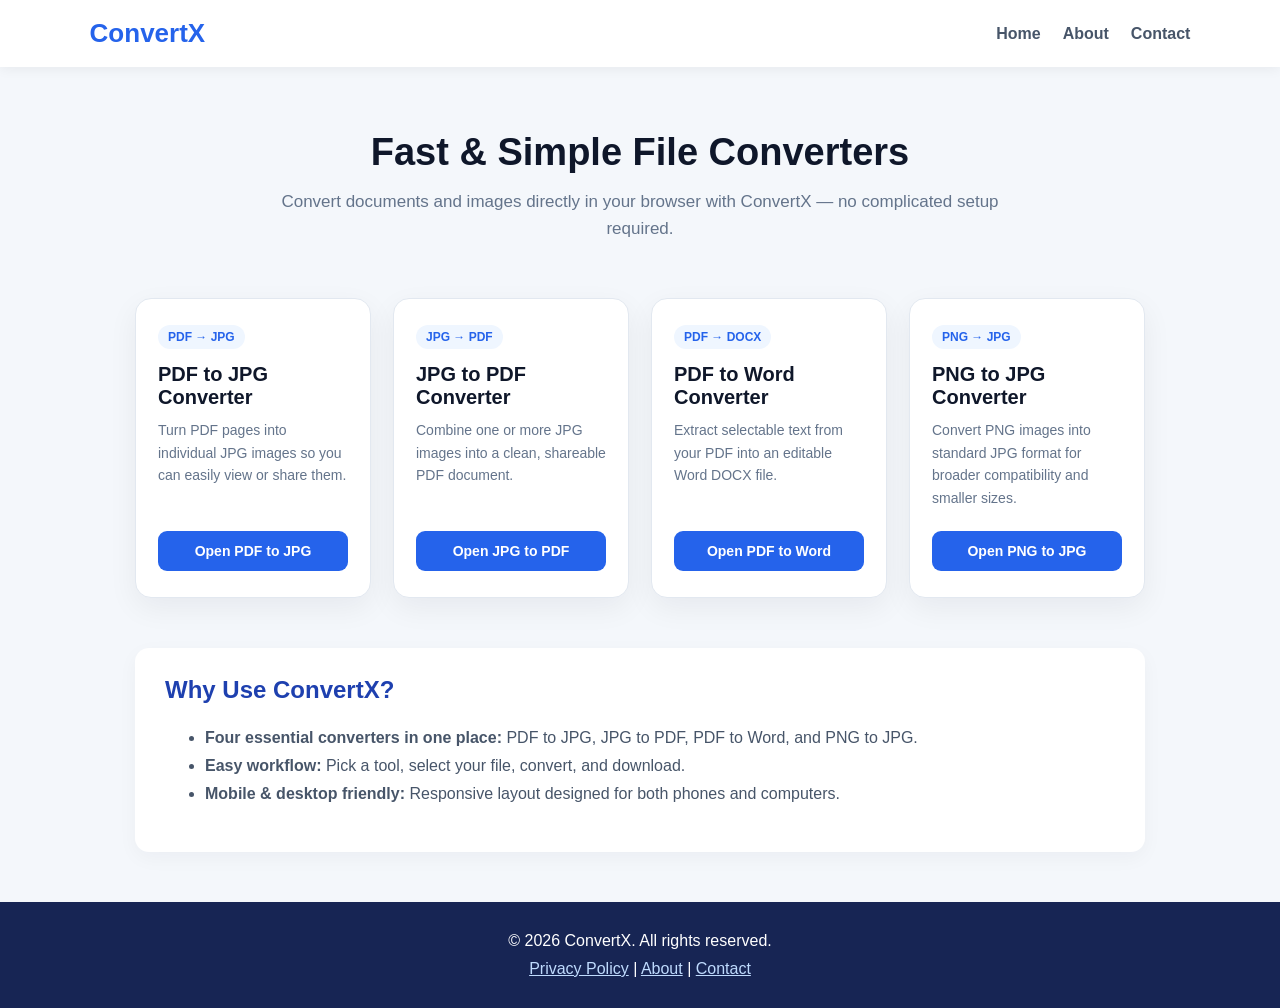
<file: index.html>
<!DOCTYPE html>
<html lang="en">
<head>
  <meta charset="UTF-8">
  <meta name="viewport" content="width=device-width, initial-scale=1.0">
  <title>ConvertX — Free Online PDF & Image Converters</title>
  <meta name="description" content="Convert PDF to JPG, JPG to PDF, PDF to Word, and PNG to JPG online for free with ConvertX.">
  <meta name="robots" content="index, follow">
  <link rel="canonical" href="https://parveenrathee99i-cmyk.github.io/ConvertX/">
  <link rel="stylesheet" href="style.css">
  <style>
    * { box-sizing: border-box; }
    body {
      margin: 0;
      font-family: Arial, sans-serif;
      background: #f4f7fb;
      color: #172033;
    }
    header {
      background: #ffffff;
      padding: 18px 7%;
      display: flex;
      justify-content: space-between;
      align-items: center;
      box-shadow: 0 2px 12px rgba(0, 0, 0, .06);
    }
    header h1 {
      margin: 0;
      font-size: 26px;
      color: #2563eb;
    }
    header a {
      text-decoration: none;
      color: inherit;
    }
    nav {
      display: flex;
      gap: 22px;
    }
    nav a {
      color: #475569;
      font-weight: bold;
    }
    nav a:hover {
      color: #2563eb;
    }
    .hero {
      text-align: center;
      padding: 64px 20px 36px;
      max-width: 820px;
      margin: 0 auto;
    }
    .hero h2 {
      font-size: 38px;
      margin: 0 0 14px;
      color: #0f172a;
    }
    .hero p {
      margin: 0;
      font-size: 17px;
      color: #64748b;
      line-height: 1.6;
    }
    .tools-section {
      max-width: 1050px;
      margin: 20px auto 50px;
      padding: 0 20px;
    }
    .tools-grid {
      display: grid;
      grid-template-columns: repeat(auto-fit, minmax(225px, 1fr));
      gap: 22px;
    }
    .tool-card {
      background: #ffffff;
      border-radius: 16px;
      padding: 26px 22px;
      box-shadow: 0 10px 30px rgba(15, 23, 42, .06);
      border: 1px solid #e2e8f0;
      display: flex;
      flex-direction: column;
      justify-content: space-between;
      transition: transform .2s ease, box-shadow .2s ease;
    }
    .tool-card:hover {
      transform: translateY(-4px);
      box-shadow: 0 14px 34px rgba(37, 99, 235, .12);
    }
    .tool-badge {
      display: inline-block;
      width: fit-content;
      background: #eff6ff;
      color: #2563eb;
      font-size: 12px;
      font-weight: bold;
      padding: 5px 10px;
      border-radius: 999px;
      margin-bottom: 14px;
    }
    .tool-card h3 {
      margin: 0 0 10px;
      font-size: 20px;
      color: #0f172a;
    }
    .tool-card p {
      margin: 0 0 22px;
      color: #64748b;
      font-size: 14px;
      line-height: 1.6;
    }
    .tool-btn {
      display: inline-block;
      text-align: center;
      text-decoration: none;
      background: #2563eb;
      color: #ffffff;
      padding: 12px 18px;
      border-radius: 9px;
      font-weight: bold;
      font-size: 14px;
    }
    .tool-btn:hover {
      background: #1d4ed8;
    }
    .info-section {
      max-width: 1010px;
      margin: 24px auto;
      padding: 28px 30px;
      background: #ffffff;
      border-radius: 14px;
      box-shadow: 0 6px 20px rgba(15, 23, 42, .04);
    }
    .info-section h2 {
      margin-top: 0;
      color: #1e40af;
    }
    .info-section p, .info-section li {
      color: #475569;
      line-height: 1.75;
    }
    footer {
      text-align: center;
      padding: 30px 15px;
      margin-top: 50px;
      background: #172554;
      color: #ffffff;
    }
    footer a {
      color: #bfdbfe;
    }
    @media (max-width: 600px) {
      header {
        flex-direction: column;
        gap: 14px;
      }
      nav {
        gap: 15px;
      }
      .hero h2 {
        font-size: 28px;
      }
      .info-section {
        margin: 18px;
        padding: 22px;
      }
    }
  </style>
</head>
<body>
  <header>
    <h1><a href="index.html">ConvertX</a></h1>
    <nav>
      <a href="index.html">Home</a>
      <a href="about.html">About</a>
      <a href="contact.html">Contact</a>
    </nav>
  </header>

  <main>
    <section class="hero">
      <h2>Fast &amp; Simple File Converters</h2>
      <p>Convert documents and images directly in your browser with ConvertX — no complicated setup required.</p>
    </section>

    <section class="tools-section" aria-label="Available Converters">
      <div class="tools-grid">
        <article class="tool-card">
          <div>
            <span class="tool-badge">PDF → JPG</span>
            <h3>PDF to JPG Converter</h3>
            <p>Turn PDF pages into individual JPG images so you can easily view or share them.</p>
          </div>
          <a class="tool-btn" href="pdf-to-jpg.html">Open PDF to JPG</a>
        </article>

        <article class="tool-card">
          <div>
            <span class="tool-badge">JPG → PDF</span>
            <h3>JPG to PDF Converter</h3>
            <p>Combine one or more JPG images into a clean, shareable PDF document.</p>
          </div>
          <a class="tool-btn" href="jpg-to-pdf.html">Open JPG to PDF</a>
        </article>

        <article class="tool-card">
          <div>
            <span class="tool-badge">PDF → DOCX</span>
            <h3>PDF to Word Converter</h3>
            <p>Extract selectable text from your PDF into an editable Word DOCX file.</p>
          </div>
          <a class="tool-btn" href="pdf-to-word.html">Open PDF to Word</a>
        </article>

        <article class="tool-card">
          <div>
            <span class="tool-badge">PNG → JPG</span>
            <h3>PNG to JPG Converter</h3>
            <p>Convert PNG images into standard JPG format for broader compatibility and smaller sizes.</p>
          </div>
          <a class="tool-btn" href="png-to-jpg.html">Open PNG to JPG</a>
        </article>
      </div>
    </section>

    <section class="info-section">
      <h2>Why Use ConvertX?</h2>
      <ul>
        <li><strong>Four essential converters in one place:</strong> PDF to JPG, JPG to PDF, PDF to Word, and PNG to JPG.</li>
        <li><strong>Easy workflow:</strong> Pick a tool, select your file, convert, and download.</li>
        <li><strong>Mobile &amp; desktop friendly:</strong> Responsive layout designed for both phones and computers.</li>
      </ul>
    </section>
  </main>

  <footer>
    <p>© 2026 ConvertX. All rights reserved.</p>
    <a href="privacy.html">Privacy Policy</a> | <a href="about.html">About</a> | <a href="contact.html">Contact</a>
  </footer>
</body>
</html>
</file>
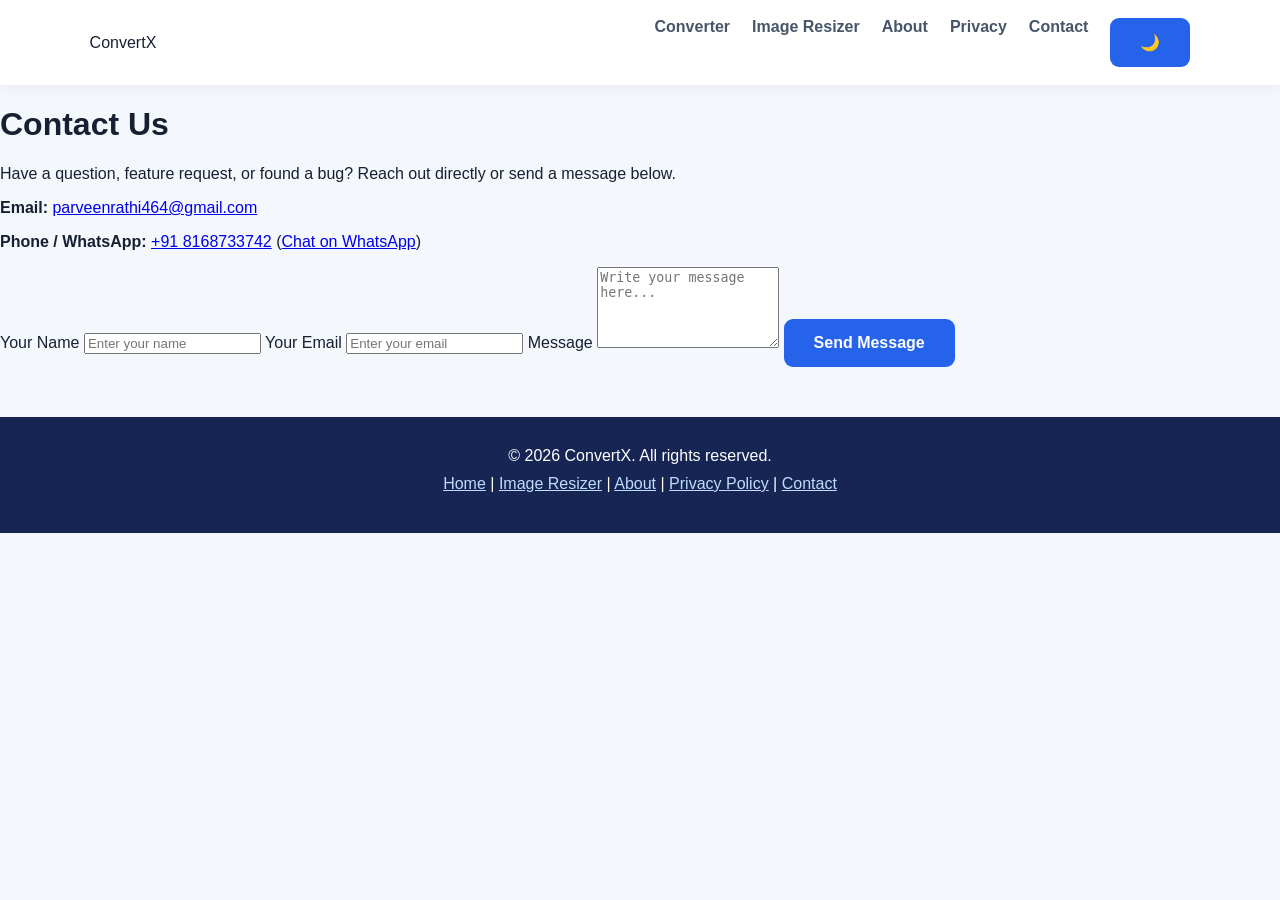
<file: contact.html>
<!DOCTYPE html>
<html lang="en">
<head>
  <meta charset="UTF-8">
  <meta name="viewport" content="width=device-width, initial-scale=1.0">
  <title>Contact Us - ConvertX</title>
  <link rel="stylesheet" href="style.css">
</head>
<body>

<header class="navbar">
  <a class="logo" href="index.html">Convert<span>X</span></a>
  <nav>
    <a href="index.html">Converter</a>
    <a href="resizer.html">Image Resizer</a>
    <a href="about.html">About</a>
    <a href="privacy.html">Privacy</a>
    <a href="contact.html">Contact</a>
    <button id="themeToggle" class="theme-btn" title="Toggle Dark/Light Mode">🌙</button>
  </nav>
</header>

<main class="page-content">
  <h1>Contact Us</h1>
  <p>Have a question, feature request, or found a bug? Reach out directly or send a message below.</p>
  <p><strong>Email:</strong> <a href="mailto:parveenrathi464@gmail.com">parveenrathi464@gmail.com</a></p>
  <p><strong>Phone / WhatsApp:</strong> <a href="tel:+918168733742">+91 8168733742</a> (<a href="https://wa.me/918168733742" target="_blank">Chat on WhatsApp</a>)</p>

  <form action="https://api.web3forms.com/submit" method="POST" class="contact-form">
    <input type="hidden" name="access_key" value="1d2645ca-bc2c-41a7-8345-52ce956ab1c5">
    <input type="hidden" name="subject" value="New Message from ConvertX Contact Form">

    <label for="name">Your Name</label>
    <input type="text" id="name" name="name" placeholder="Enter your name" required>

    <label for="email">Your Email</label>
    <input type="email" id="email" name="email" placeholder="Enter your email" required>

    <label for="message">Message</label>
    <textarea id="message" name="message" rows="5" placeholder="Write your message here..." required></textarea>

    <button type="submit" class="primary-btn">Send Message</button>
  </form>
</main>

<footer>
  <p>© 2026 ConvertX. All rights reserved.</p>
  <p>
    <a href="index.html">Home</a> |
    <a href="resizer.html">Image Resizer</a> |
    <a href="about.html">About</a> |
    <a href="privacy.html">Privacy Policy</a> |
    <a href="contact.html">Contact</a>
  </p>
</footer>

<script>
  const themeToggle = document.getElementById("themeToggle");
  if (localStorage.getItem("convertx-theme") === "dark") {
    document.body.classList.add("dark-mode");
    themeToggle.textContent = "☀️";
  }
  themeToggle.addEventListener("click", () => {
    document.body.classList.toggle("dark-mode");
    const isDark = document.body.classList.contains("dark-mode");
    themeToggle.textContent = isDark ? "☀️" : "🌙";
    localStorage.setItem("convertx-theme", isDark ? "dark" : "light");
  });
</script>
</body>
</html>
</file>
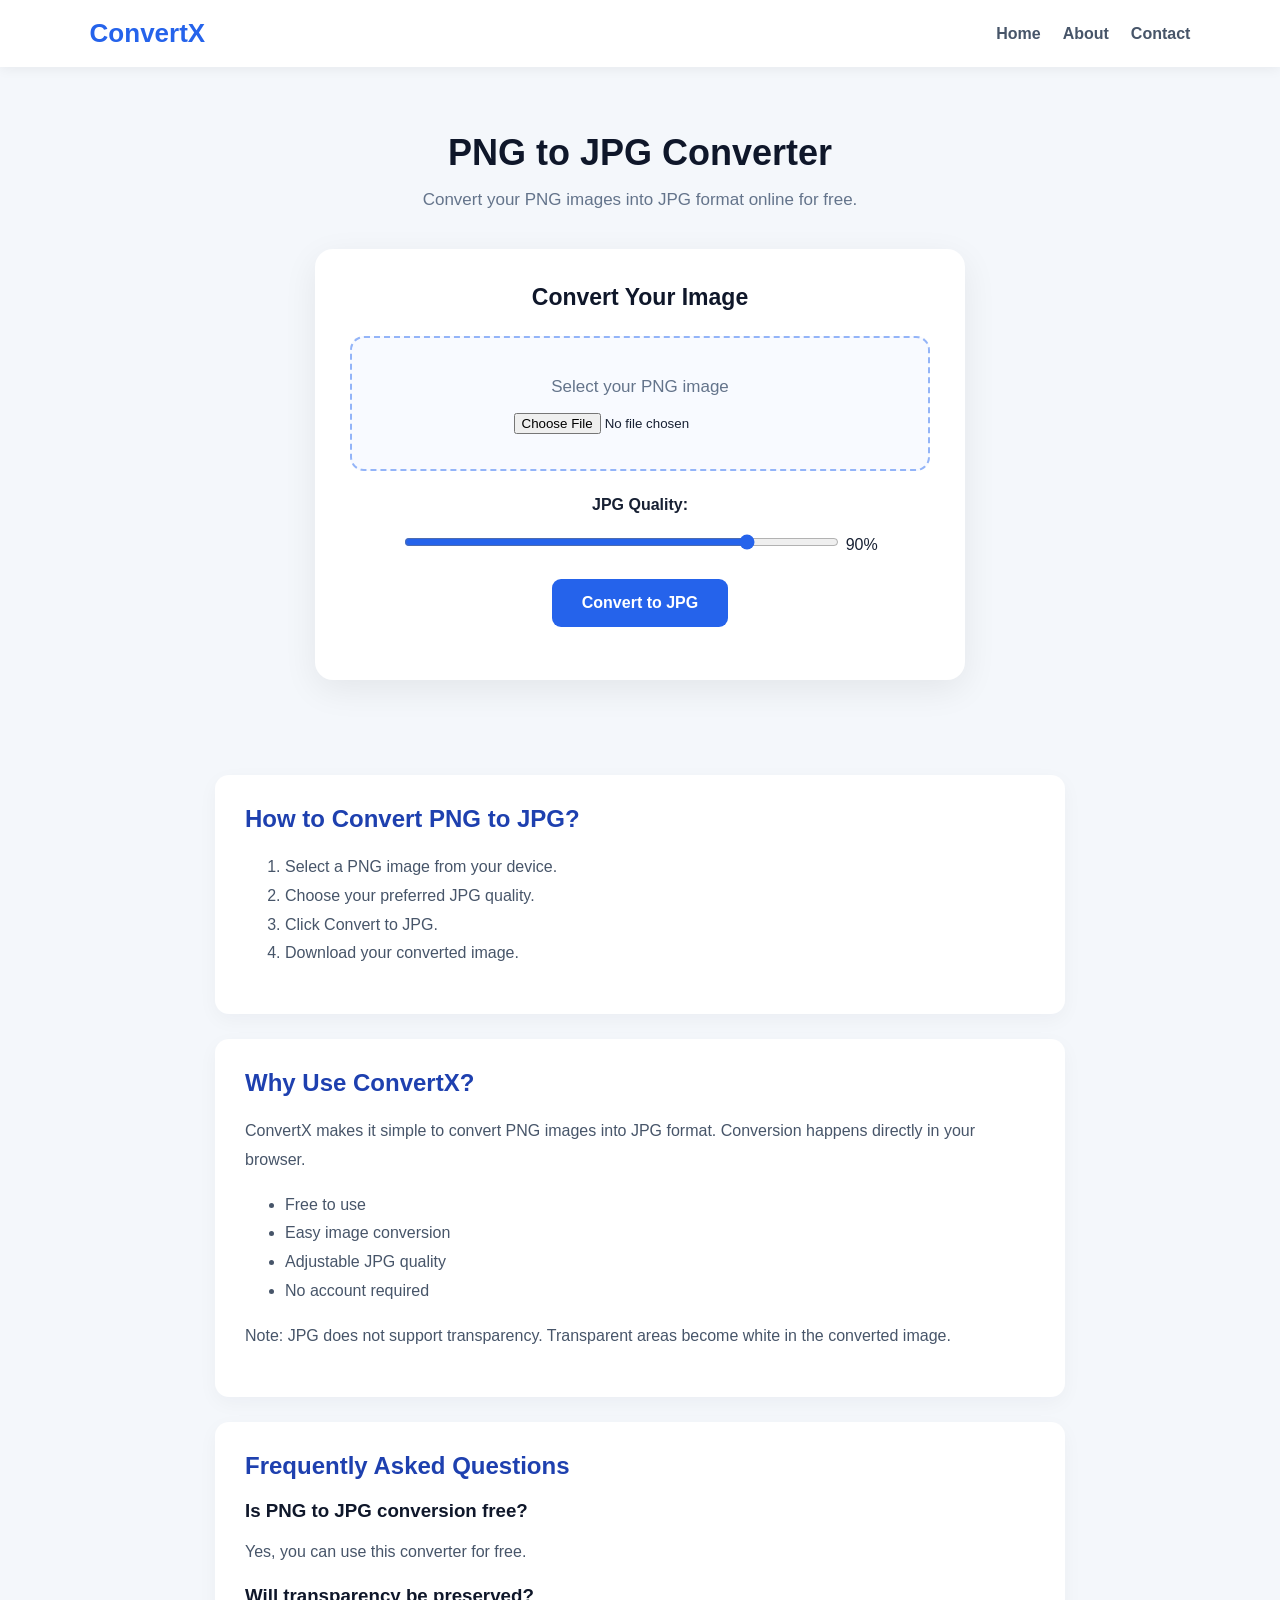
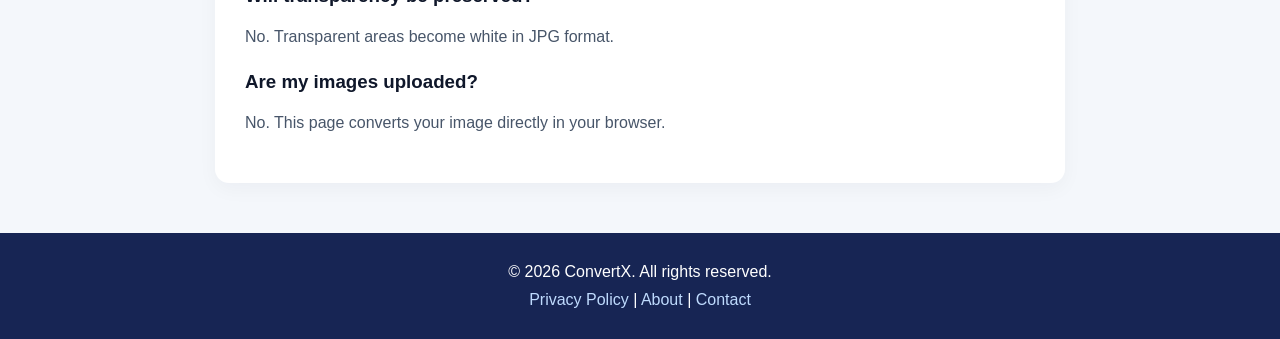
<file: png-to-jpg.html>
<!DOCTYPE html>
<html lang="en">
<head>
<meta charset="UTF-8">
<meta name="viewport" content="width=device-width, initial-scale=1.0">

<title>PNG to JPG Converter Online Free | ConvertX</title>
<meta name="description" content="Convert PNG images to JPG online for free with ConvertX.">
<meta name="robots" content="index, follow">
<link rel="canonical" href="https://parveenrathee99i-cmyk.github.io/ConvertX/png-to-jpg.html">

<link rel="stylesheet" href="style.css">

<style>
* {
  box-sizing: border-box;
}

body {
  margin: 0;
  font-family: Arial, sans-serif;
  background: #f4f7fb;
  color: #172033;
}

header {
  background: #ffffff;
  padding: 18px 7%;
  display: flex;
  justify-content: space-between;
  align-items: center;
  box-shadow: 0 2px 12px rgba(0,0,0,0.06);
}

header h1 {
  margin: 0;
  color: #2563eb;
}

header a {
  text-decoration: none;
  color: inherit;
}

nav {
  display: flex;
  gap: 22px;
}

nav a {
  color: #475569;
  font-weight: 600;
}

.hero {
  text-align: center;
  padding: 65px 20px 35px;
}

.hero h2 {
  font-size: 36px;
  margin-bottom: 12px;
}

.hero p {
  color: #64748b;
  font-size: 17px;
}

.converter-box {
  max-width: 650px;
  margin: 35px auto;
  background: #ffffff;
  padding: 35px;
  border-radius: 18px;
  box-shadow: 0 10px 35px rgba(0,0,0,0.07);
}

.converter-box h3 {
  font-size: 23px;
  margin-top: 0;
}

.upload-area {
  border: 2px dashed #93b4f8;
  background: #f8faff;
  padding: 35px 15px;
  border-radius: 14px;
  margin: 25px 0;
}

.upload-area input {
  max-width: 100%;
}

.quality-area {
  margin: 25px 0;
}

.quality-area input {
  width: 75%;
  accent-color: #2563eb;
}

button {
  background: #2563eb;
  color: white;
  border: none;
  padding: 15px 30px;
  border-radius: 9px;
  font-size: 16px;
  font-weight: bold;
  cursor: pointer;
}

button:hover {
  background: #1d4ed8;
}

button:disabled {
  opacity: 0.6;
  cursor: not-allowed;
}

#status {
  margin-top: 18px;
  font-weight: 600;
}

#preview img {
  border-radius: 10px;
  margin-top: 20px;
}

#preview a {
  display: inline-block;
  margin-top: 18px;
  padding: 12px 22px;
  background: #16a34a;
  color: white;
  text-decoration: none;
  border-radius: 8px;
  font-weight: bold;
}

.content-section {
  max-width: 850px;
  margin: 25px auto;
  padding: 30px;
  background: white;
  border-radius: 14px;
}

.content-section h2 {
  color: #1e40af;
}

.content-section p,
.content-section li {
  color: #475569;
  line-height: 1.8;
}

footer {
  text-align: center;
  padding: 30px 15px;
  margin-top: 50px;
  background: #172554;
  color: white;
}

footer a {
  color: #bfdbfe;
  text-decoration: none;
}

@media(max-width:600px) {
  header {
    flex-direction: column;
    gap: 15px;
  }

  nav {
    gap: 15px;
  }

  .hero h2 {
    font-size: 27px;
  }

  .converter-box {
    padding: 22px;
  }

  .content-section {
    margin: 18px;
    padding: 22px;
  }
}
</style>
</head>

<body>

<header>
  <h1><a href="index.html">ConvertX</a></h1>
  <nav>
    <a href="index.html">Home</a>
    <a href="about.html">About</a>
    <a href="contact.html">Contact</a>
  </nav>
</header>

<main>

<section class="hero">
  <h2>PNG to JPG Converter</h2>
  <p>Convert your PNG images into JPG format online for free.</p>

  <div class="converter-box">
    <h3>Convert Your Image</h3>

    <div class="upload-area">
      <p>Select your PNG image</p>
      <input type="file" id="pngInput" accept="image/png">
    </div>

    <div class="quality-area">
      <label for="quality"><strong>JPG Quality:</strong></label>
      <br><br>
      <input type="range" id="quality" min="50" max="100" value="90">
      <span id="qualityValue">90%</span>
    </div>

    <button id="convertBtn">Convert to JPG</button>

    <p id="status" aria-live="polite"></p>
    <div id="preview"></div>
  </div>
</section>

<section class="content-section">
  <h2>How to Convert PNG to JPG?</h2>
  <ol>
    <li>Select a PNG image from your device.</li>
    <li>Choose your preferred JPG quality.</li>
    <li>Click Convert to JPG.</li>
    <li>Download your converted image.</li>
  </ol>
</section>

<section class="content-section">
  <h2>Why Use ConvertX?</h2>
  <p>ConvertX makes it simple to convert PNG images into JPG format. Conversion happens directly in your browser.</p>
  <ul>
    <li>Free to use</li>
    <li>Easy image conversion</li>
    <li>Adjustable JPG quality</li>
    <li>No account required</li>
  </ul>
  <p>Note: JPG does not support transparency. Transparent areas become white in the converted image.</p>
</section>

<section class="content-section">
  <h2>Frequently Asked Questions</h2>

  <h3>Is PNG to JPG conversion free?</h3>
  <p>Yes, you can use this converter for free.</p>

  <h3>Will transparency be preserved?</h3>
  <p>No. Transparent areas become white in JPG format.</p>

  <h3>Are my images uploaded?</h3>
  <p>No. This page converts your image directly in your browser.</p>
</section>

</main>

<footer>
  <p>© 2026 ConvertX. All rights reserved.</p>
  <a href="privacy.html">Privacy Policy</a> |
  <a href="about.html">About</a> |
  <a href="contact.html">Contact</a>
</footer>

<script>
const pngInput = document.getElementById("pngInput");
const quality = document.getElementById("quality");
const qualityValue = document.getElementById("qualityValue");
const convertBtn = document.getElementById("convertBtn");
const status = document.getElementById("status");
const preview = document.getElementById("preview");

quality.addEventListener("input", function () {
  qualityValue.textContent = quality.value + "%";
});

convertBtn.addEventListener("click", function () {
  const file = pngInput.files[0];

  if (!file) {
    status.textContent = "Please select a PNG image first.";
    return;
  }

  if (file.type !== "image/png") {
    status.textContent = "Please select a valid PNG image.";
    return;
  }

  if (file.size > 15 * 1024 * 1024) {
    status.textContent = "Please select an image smaller than 15 MB.";
    return;
  }

  convertBtn.disabled = true;
  status.textContent = "Converting image...";
  preview.innerHTML = "";

  const reader = new FileReader();

  reader.onload = function (event) {
    const img = new Image();

    img.onload = function () {
      try {
        const canvas = document.createElement("canvas");
        canvas.width = img.naturalWidth;
        canvas.height = img.naturalHeight;

        const ctx = canvas.getContext("2d");
        ctx.fillStyle = "#ffffff";
        ctx.fillRect(0, 0, canvas.width, canvas.height);
        ctx.drawImage(img, 0, 0);

        const jpgData = canvas.toDataURL(
          "image/jpeg",
          Number(quality.value) / 100
        );

        const imagePreview = document.createElement("img");
        imagePreview.src = jpgData;
        imagePreview.alt = "Converted JPG preview";
        imagePreview.style.maxWidth = "100%";

        const downloadLink = document.createElement("a");
        downloadLink.href = jpgData;
        downloadLink.download = "ConvertX-image.jpg";
        downloadLink.textContent = "Download JPG";

        preview.appendChild(imagePreview);
        preview.appendChild(downloadLink);

        status.textContent = "Success! Your image is ready.";
      } catch (error) {
        status.textContent = "Conversion failed. Please try another image.";
      } finally {
        convertBtn.disabled = false;
      }
    };

    img.onerror = function () {
      status.textContent = "Could not read this image.";
      convertBtn.disabled = false;
    };

    img.src = event.target.result;
  };

  reader.onerror = function () {
    status.textContent = "Could not read the selected file.";
    convertBtn.disabled = false;
  };

  reader.readAsDataURL(file);
});
</script>

</body>
</html>
</file>
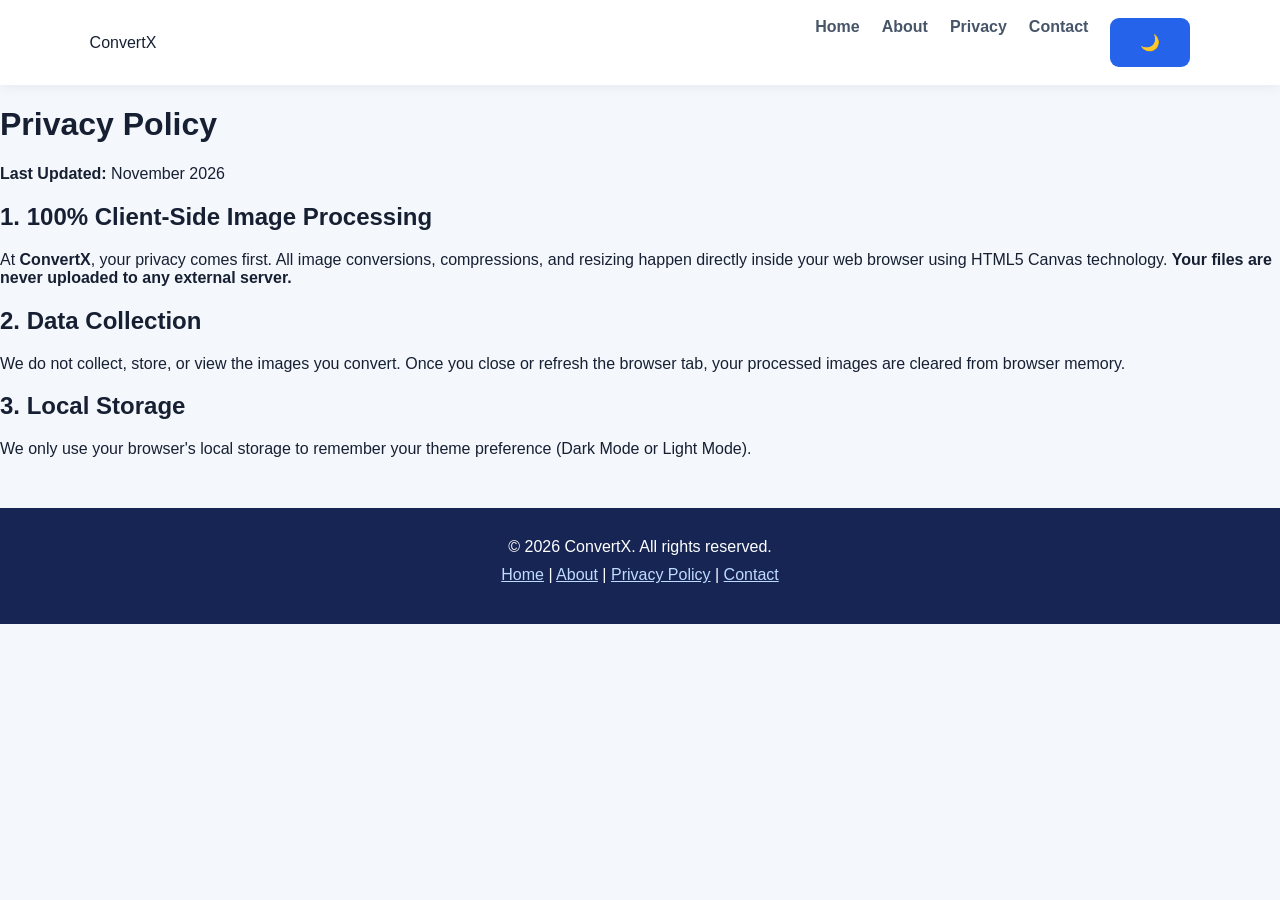
<file: privacy.html>
<!DOCTYPE html>
<html lang="en">
<head>
  <meta charset="UTF-8">
  <meta name="viewport" content="width=device-width, initial-scale=1.0">
  <title>Privacy Policy - ConvertX</title>
  <link rel="stylesheet" href="style.css">
</head>
<body>

<header class="navbar">
  <a class="logo" href="index.html">Convert<span>X</span></a>
  <nav>
    <a href="index.html">Home</a>
    <a href="about.html">About</a>
    <a href="privacy.html">Privacy</a>
    <a href="contact.html">Contact</a>
    <button id="themeToggle" class="theme-btn" title="Toggle Dark/Light Mode">🌙</button>
  </nav>
</header>

<main class="page-content">
  <h1>Privacy Policy</h1>
  <p><strong>Last Updated:</strong> November 2026</p>

  <h2>1. 100% Client-Side Image Processing</h2>
  <p>At <strong>ConvertX</strong>, your privacy comes first. All image conversions, compressions, and resizing happen directly inside your web browser using HTML5 Canvas technology. <strong>Your files are never uploaded to any external server.</strong></p>

  <h2>2. Data Collection</h2>
  <p>We do not collect, store, or view the images you convert. Once you close or refresh the browser tab, your processed images are cleared from browser memory.</p>

  <h2>3. Local Storage</h2>
  <p>We only use your browser's local storage to remember your theme preference (Dark Mode or Light Mode).</p>
</main>

<footer>
  <p>© 2026 ConvertX. All rights reserved.</p>
  <p><a href="index.html">Home</a> | <a href="about.html">About</a> | <a href="privacy.html">Privacy Policy</a> | <a href="contact.html">Contact</a></p>
</footer>

<script>
  const themeToggle = document.getElementById("themeToggle");
  if (localStorage.getItem("convertx-theme") === "dark") {
    document.body.classList.add("dark-mode");
    themeToggle.textContent = "☀️";
  }
  themeToggle.addEventListener("click", () => {
    document.body.classList.toggle("dark-mode");
    const isDark = document.body.classList.contains("dark-mode");
    themeToggle.textContent = isDark ? "☀️" : "🌙";
    localStorage.setItem("convertx-theme", isDark ? "dark" : "light");
  });
</script>
</body>
</html>
</file>
<file: style.css>
/* ConvertX Unified Stylesheet */
:root {
  --bg-page: #f4f7fb;
  --bg-surface: #ffffff;
  --bg-soft: #f8faff;
  --bg-badge: #eff6ff;
  --bg-footer: #172554;
  --text-primary: #172033;
  --text-heading: #0f172a;
  --text-accent: #1e40af;
  --text-muted: #64748b;
  --text-nav: #475569;
  --brand: #2563eb;
  --brand-hover: #1d4ed8;
  --border-light: #e2e8f0;
  --border-dashed: #93b4f8;
  --footer-link: #bfdbfe;
  --shadow-sm: 0 2px 12px rgba(0, 0, 0, 0.06);
  --shadow-md: 0 6px 20px rgba(15, 23, 42, 0.04);
  --shadow-lg: 0 10px 35px rgba(0, 0, 0, 0.07);
}

* {
  box-sizing: border-box;
}

body {
  margin: 0;
  font-family: Arial, sans-serif;
  background: var(--bg-page);
  color: var(--text-primary);
}

/* Header & Navigation */
header {
  background: var(--bg-surface);
  padding: 18px 7%;
  display: flex;
  justify-content: space-between;
  align-items: center;
  box-shadow: var(--shadow-sm);
}

header h1 {
  margin: 0;
  font-size: 26px;
  color: var(--brand);
}

header a {
  text-decoration: none;
  color: inherit;
}

nav {
  display: flex;
  flex-wrap: wrap;
  gap: 22px;
}

nav a {
  color: var(--text-nav);
  font-weight: bold;
  transition: color 0.2s ease;
}

nav a:hover {
  color: var(--brand);
}

/* Hero Section */
.hero {
  text-align: center;
  padding: 60px 20px 35px;
  max-width: 860px;
  margin: 0 auto;
}

.hero h2 {
  font-size: 36px;
  margin: 0 0 12px;
  color: var(--text-heading);
}

.hero p {
  margin: 0;
  color: var(--text-muted);
  font-size: 17px;
  line-height: 1.65;
}

/* Home Page Converter Cards Grid */
.tools-section {
  max-width: 1050px;
  margin: 20px auto 50px;
  padding: 0 20px;
}

.tools-grid {
  display: grid;
  grid-template-columns: repeat(auto-fit, minmax(225px, 1fr));
  gap: 22px;
}

.tool-card {
  background: var(--bg-surface);
  border-radius: 16px;
  padding: 26px 22px;
  box-shadow: var(--shadow-lg);
  border: 1px solid var(--border-light);
  display: flex;
  flex-direction: column;
  justify-content: space-between;
  transition: transform 0.2s ease, box-shadow 0.2s ease;
}

.tool-card:hover {
  transform: translateY(-4px);
  box-shadow: 0 14px 34px rgba(37, 99, 235, 0.12);
}

.tool-badge {
  display: inline-block;
  width: fit-content;
  background: var(--bg-badge);
  color: var(--brand);
  font-size: 12px;
  font-weight: bold;
  padding: 5px 10px;
  border-radius: 999px;
  margin-bottom: 14px;
}

.tool-card h3 {
  margin: 0 0 10px;
  font-size: 20px;
  color: var(--text-heading);
}

.tool-card p {
  margin: 0 0 22px;
  color: var(--text-muted);
  font-size: 14px;
  line-height: 1.6;
}

.tool-btn {
  display: inline-block;
  text-align: center;
  text-decoration: none;
  background: var(--brand);
  color: var(--bg-surface);
  padding: 12px 18px;
  border-radius: 9px;
  font-weight: bold;
  font-size: 14px;
  transition: background 0.2s ease;
}

.tool-btn:hover {
  background: var(--brand-hover);
}

/* Converter Box & Upload Area */
.converter-box {
  max-width: 650px;
  margin: 35px auto 0;
  background: var(--bg-surface);
  padding: 35px;
  border-radius: 18px;
  box-shadow: var(--shadow-lg);
}

.converter-box h3 {
  margin-top: 0;
  color: var(--text-heading);
}

.upload-area {
  border: 2px dashed var(--border-dashed);
  background: var(--bg-soft);
  padding: 35px 15px;
  border-radius: 14px;
  margin: 25px 0;
}

.upload-area p {
  margin: 0 0 12px;
}

.upload-area input {
  max-width: 100%;
}

button {
  background: var(--brand);
  color: var(--bg-surface);
  border: 0;
  padding: 15px 30px;
  border-radius: 9px;
  font-size: 16px;
  font-weight: bold;
  cursor: pointer;
  transition: background 0.2s ease;
}

button:hover {
  background: var(--brand-hover);
}

button:disabled {
  opacity: 0.6;
  cursor: not-allowed;
}

#status {
  margin-top: 15px;
  font-weight: bold;
  color: var(--text-accent);
}

/* Content / Info Sections */
.content-section,
.info-section {
  max-width: 850px;
  margin: 25px auto;
  padding: 30px;
  background: var(--bg-surface);
  border-radius: 14px;
  box-shadow: var(--shadow-md);
}

.info-section {
  max-width: 1010px;
}

.content-section h2,
.info-section h2 {
  margin-top: 0;
  color: var(--text-accent);
}

.content-section h3,
.info-section h3 {
  color: var(--text-heading);
  margin-bottom: 6px;
}

.content-section p,
.content-section li,
.info-section p,
.info-section li {
  color: var(--text-nav);
  line-height: 1.8;
}

/* Footer */
footer {
  text-align: center;
  padding: 30px 15px;
  margin-top: 50px;
  background: var(--bg-footer);
  color: var(--bg-surface);
}

footer p {
  margin: 0 0 10px;
}

footer a {
  color: var(--footer-link);
}

/* Responsive Design */
@media (max-width: 600px) {
  header {
    flex-direction: column;
    gap: 15px;
  }

  nav {
    justify-content: center;
    gap: 15px;
  }

  .hero h2 {
    font-size: 27px;
  }

  .converter-box {
    padding: 22px;
  }

  .content-section,
  .info-section {
    margin: 18px;
    padding: 22px;
  }
}
</file>
